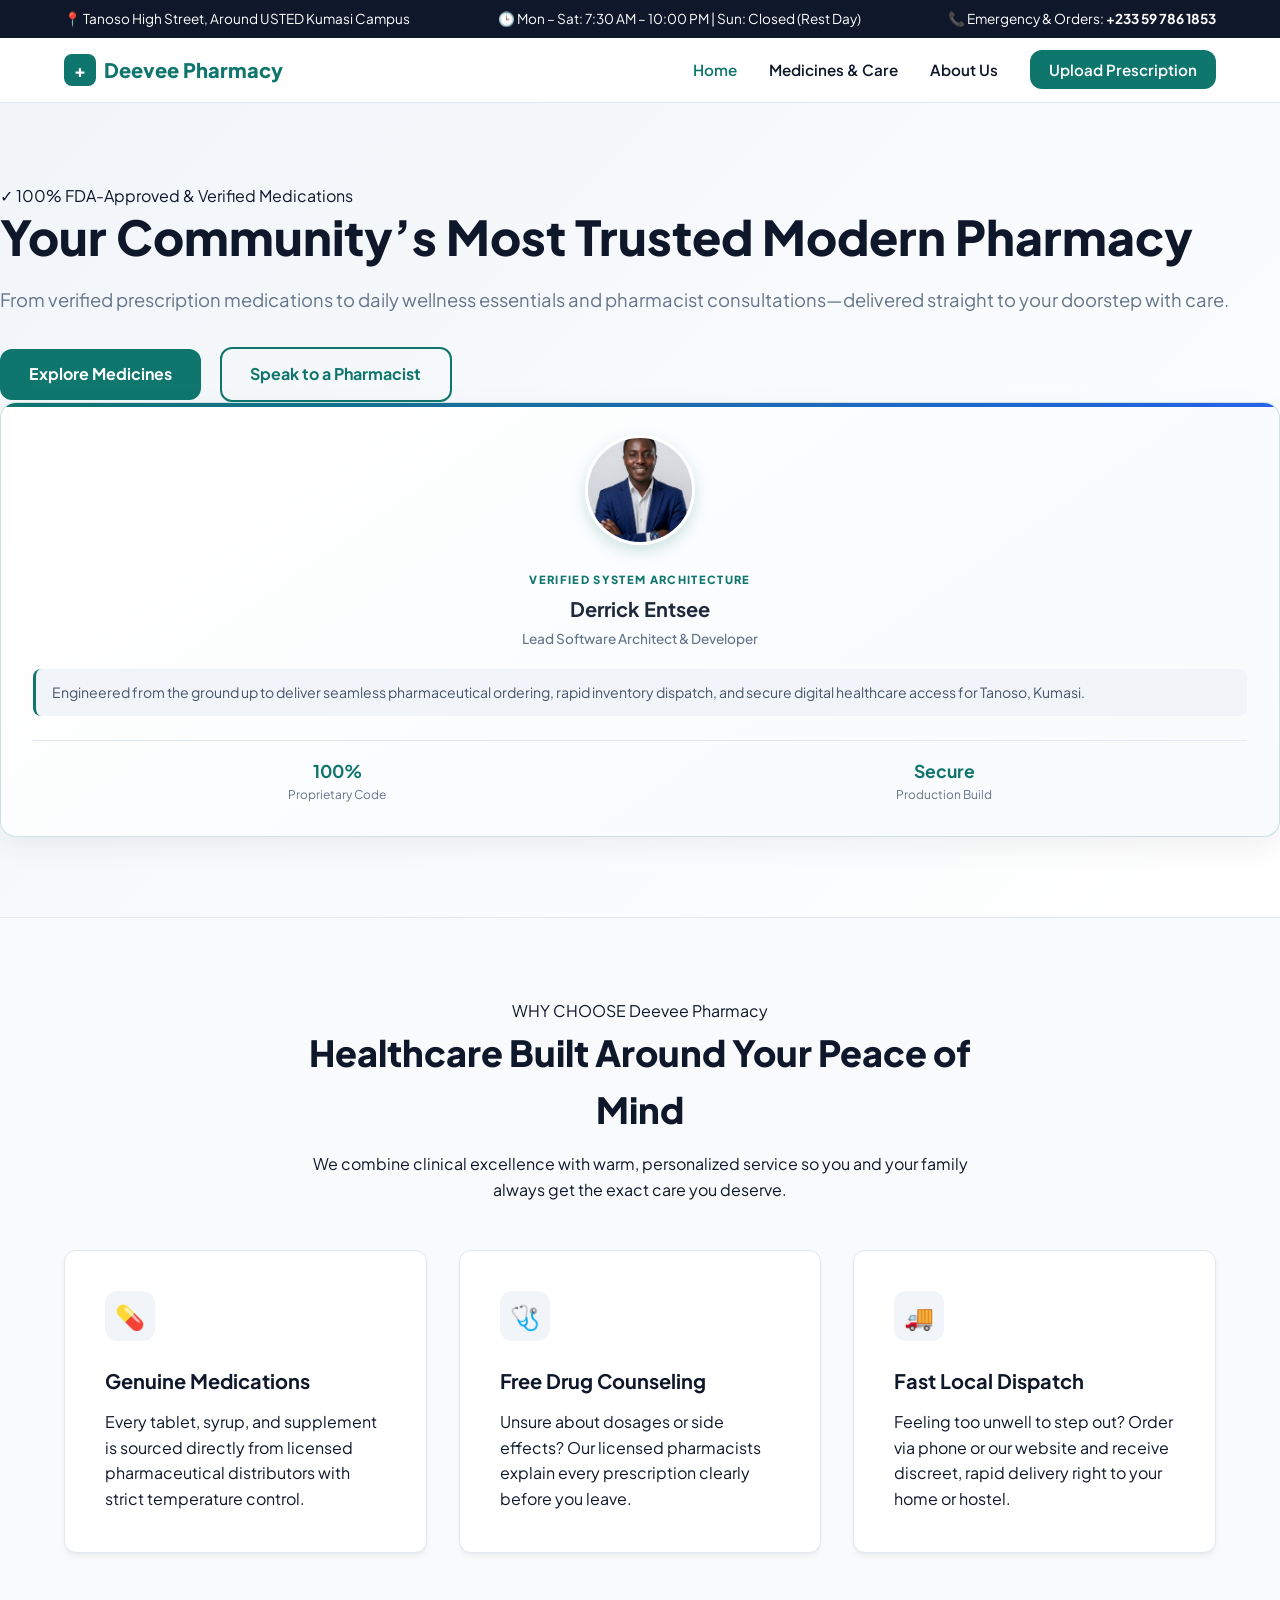
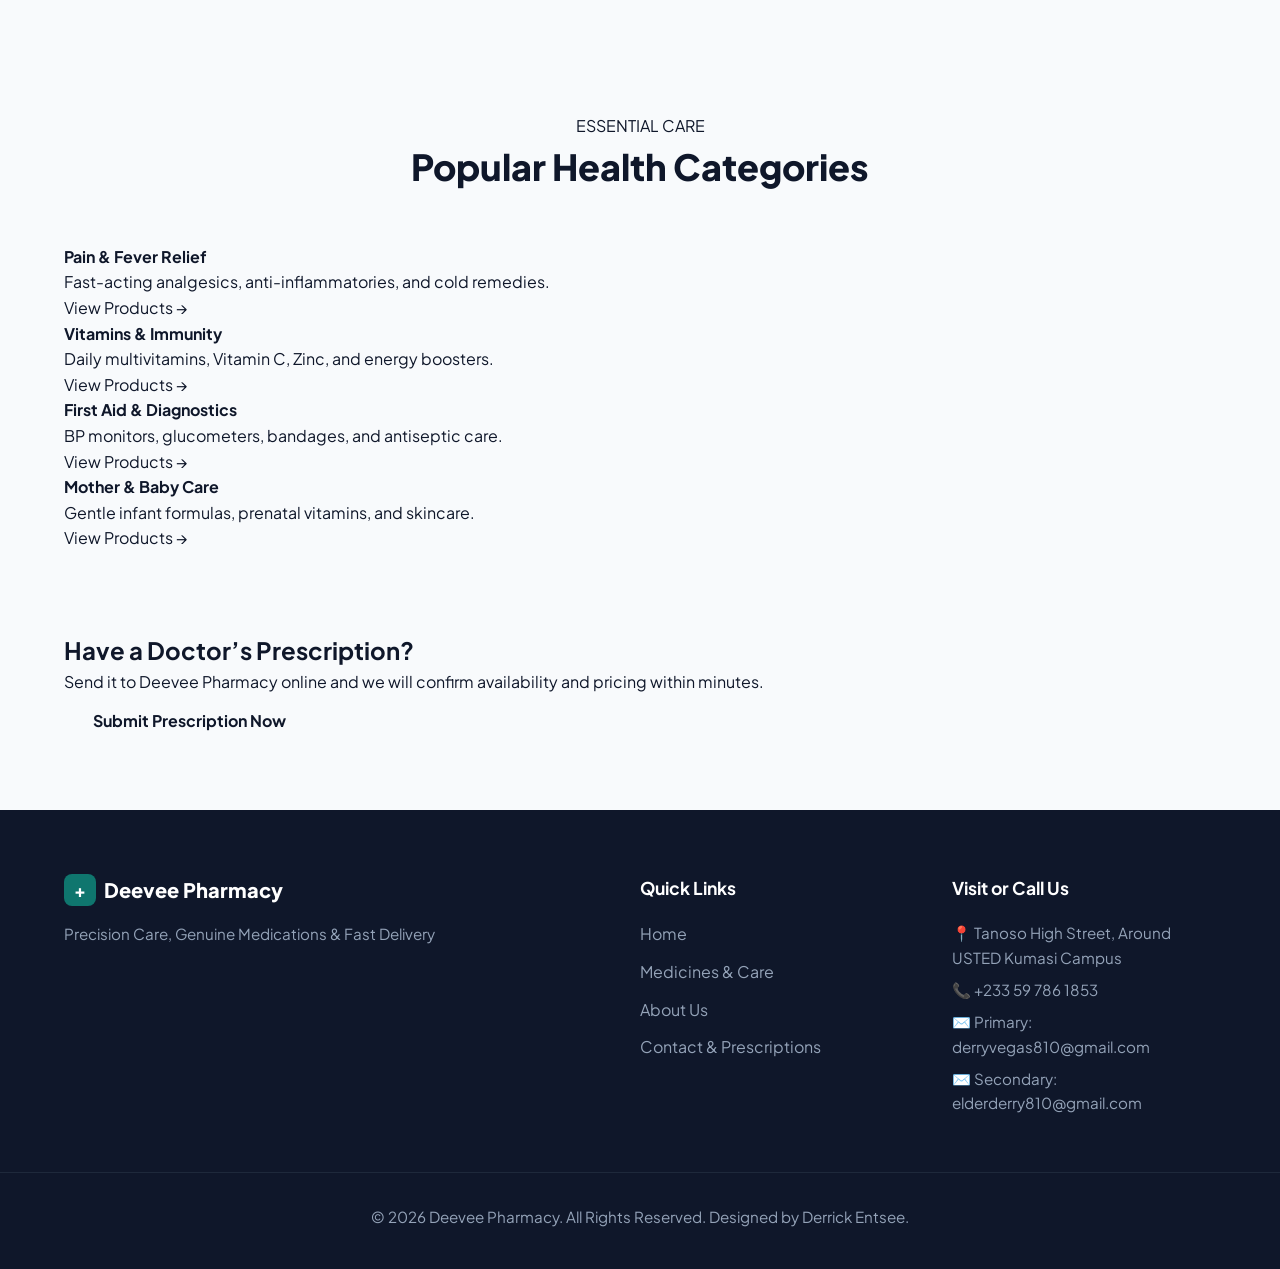
<file: index.html>
<!DOCTYPE html>
<html lang="en">
<head>
  <meta charset="UTF-8">
  <meta name="viewport" content="width=device-width, initial-scale=1.0">
  <title>{{BRAND}} — Trusted Healthcare & Pharmacy</title>
  <!-- Google Fonts: Plus Jakarta Sans for a sleek, modern medical aesthetic -->
  <link rel="preconnect" href="https://fonts.googleapis.com">
  <link rel="preconnect" href="https://fonts.gstatic.com" crossorigin>
  <link href="https://fonts.googleapis.com/css2?family=Plus+Jakarta+Sans:wght@400;500;600;700;800&display=swap" rel="stylesheet">
  <link rel="stylesheet" href="css/styles.css">
</head>
<body>

  <!-- Top Utility Bar -->
  <div class="top-bar">
    <div class="top-bar-inner">
      <span>📍 <span class="brand-location">Location</span></span>
      <span>🕒 <span class="brand-hours">Hours</span></span>
      <span>📞 Emergency & Orders: <strong class="brand-phone">Phone</strong></span>
    </div>
  </div>

  <!-- Main Navigation -->
  <header>
    <nav class="navbar">
      <a href="index.html" class="logo">
        <span class="logo-icon">+</span>
        <span class="brand-name">Pharmacy Name</span>
      </a>
      <ul class="nav-links">
        <li><a href="index.html" class="active">Home</a></li>
        <li><a href="shop.html">Medicines & Care</a></li>
        <li><a href="about.html">About Us</a></li>
        <li><a href="contact.html" class="nav-cta">Upload Prescription</a></li>
      </ul>
    </nav>
  </header>

  <!-- Hero Section -->
  <section class="hero">
    <div class="hero-container">
      <div class="hero-text">
        <span class="badge">✓ 100% FDA-Approved & Verified Medications</span>
        <h1 class="brand-hero-headline">Your Community’s Most Trusted Modern Pharmacy</h1>
        <p class="brand-hero-subtext">From verified prescription medications to daily wellness essentials and pharmacist consultations—delivered straight to your doorstep with care.</p>
        <div class="hero-buttons">
          <a href="shop.html" class="btn btn-primary">Explore Medicines</a>
          <a href="contact.html" class="btn btn-outline">Speak to a Pharmacist</a>
        </div>
      </div>

      <!-- Executive Engineering & Creator Badge -->
      <div class="hero-card" style="background: linear-gradient(145deg, #ffffff, #f8fafc); border: 1px solid rgba(15, 118, 110, 0.2); border-radius: 16px; padding: 2rem; box-shadow: 0 10px 30px rgba(0,0,0,0.06); text-align: center; position: relative; overflow: hidden;">
        <div style="position: absolute; top: 0; left: 0; right: 0; height: 4px; background: linear-gradient(90deg, #0f766e, #2563eb);"></div>
        
        <div style="margin-bottom: 1.2rem; display: inline-block; position: relative;">
          <img src="PHOTO1.jpeg" alt="Derrick Entsee" style="width: 110px; height: 110px; border-radius: 50%; object-fit: cover; border: 3px solid #ffffff; box-shadow: 0 6px 16px rgba(15, 118, 110, 0.2);">
        </div>

        <div style="text-transform: uppercase; font-size: 0.7rem; letter-spacing: 0.12em; color: #0f766e; font-weight: 800; margin-bottom: 0.3rem;">
          Verified System Architecture
        </div>

        <h3 style="font-size: 1.25rem; color: #1e293b; margin-bottom: 0.2rem; font-weight: 700;">Derrick Entsee</h3>
        <p style="font-size: 0.85rem; color: #64748b; font-weight: 500; margin-bottom: 1.2rem;">Lead Software Architect & Developer</p>
        
        <p style="font-size: 0.88rem; color: #475569; line-height: 1.6; margin-bottom: 1.5rem; background: #f1f5f9; padding: 0.75rem 1rem; border-radius: 8px; border-left: 3px solid #0f766e; text-align: left;">
          Engineered from the ground up to deliver seamless pharmaceutical ordering, rapid inventory dispatch, and secure digital healthcare access for Tanoso, Kumasi.
        </p>

        <div class="hero-stats" style="border-top: 1px solid #e2e8f0; padding-top: 1rem; display: flex; justify-content: space-around;">
          <div>
            <strong style="color: #0f766e; font-size: 1.1rem;">100%</strong>
            <span style="font-size: 0.75rem; color: #64748b; display: block;">Proprietary Code</span>
          </div>
          <div>
            <strong style="color: #0f766e; font-size: 1.1rem;">Secure</strong>
            <span style="font-size: 0.75rem; color: #64748b; display: block;">Production Build</span>
          </div>
        </div>
      </div>
    </div>
  </section>

  <!-- Trust & Value Pillars -->
  <section class="section">
    <div class="container">
      <div class="section-header">
        <span class="section-subtitle">WHY CHOOSE <span class="brand-name">US</span></span>
        <h2>Healthcare Built Around Your Peace of Mind</h2>
        <p>We combine clinical excellence with warm, personalized service so you and your family always get the exact care you deserve.</p>
      </div>

      <div class="grid-3">
        <div class="feature-card">
          <div class="icon-box">💊</div>
          <h3>Genuine Medications</h3>
          <p>Every tablet, syrup, and supplement is sourced directly from licensed pharmaceutical distributors with strict temperature control.</p>
        </div>
        <div class="feature-card">
          <div class="icon-box">🩺</div>
          <h3>Free Drug Counseling</h3>
          <p>Unsure about dosages or side effects? Our licensed pharmacists explain every prescription clearly before you leave.</p>
        </div>
        <div class="feature-card">
          <div class="icon-box">🚚</div>
          <h3>Fast Local Dispatch</h3>
          <p>Feeling too unwell to step out? Order via phone or our website and receive discreet, rapid delivery right to your home or hostel.</p>
        </div>
      </div>
    </div>
  </section>

  <!-- Popular Categories Preview -->
  <section class="section section-alt">
    <div class="container">
      <div class="section-header">
        <span class="section-subtitle">ESSENTIAL CARE</span>
        <h2>Popular Health Categories</h2>
      </div>

      <div class="grid-4">
        <div class="category-card">
          <h4>Pain & Fever Relief</h4>
          <p>Fast-acting analgesics, anti-inflammatories, and cold remedies.</p>
          <a href="shop.html">View Products →</a>
        </div>
        <div class="category-card">
          <h4>Vitamins & Immunity</h4>
          <p>Daily multivitamins, Vitamin C, Zinc, and energy boosters.</p>
          <a href="shop.html">View Products →</a>
        </div>
        <div class="category-card">
          <h4>First Aid & Diagnostics</h4>
          <p>BP monitors, glucometers, bandages, and antiseptic care.</p>
          <a href="shop.html">View Products →</a>
        </div>
        <div class="category-card">
          <h4>Mother & Baby Care</h4>
          <p>Gentle infant formulas, prenatal vitamins, and skincare.</p>
          <a href="shop.html">View Products →</a>
        </div>
      </div>
    </div>
  </section>

  <!-- Call to Action Banner -->
  <section class="cta-banner">
    <div class="container cta-inner">
      <div>
        <h2>Have a Doctor’s Prescription?</h2>
        <p>Send it to <span class="brand-name">us</span> online and we will confirm availability and pricing within minutes.</p>
      </div>
      <a href="contact.html" class="btn btn-white">Submit Prescription Now</a>
    </div>
  </section>

  <!-- Professional Footer -->
  <footer>
    <div class="container footer-grid">
      <div>
        <div class="logo footer-logo">
          <span class="logo-icon">+</span>
          <span class="brand-name">Pharmacy Name</span>
        </div>
        <p class="brand-tagline">Precision Care, Genuine Medications & Fast Delivery</p>
      </div>
      <div>
        <h4>Quick Links</h4>
        <ul>
          <li><a href="index.html">Home</a></li>
          <li><a href="shop.html">Medicines & Care</a></li>
          <li><a href="about.html">About Us</a></li>
          <li><a href="contact.html">Contact & Prescriptions</a></li>
        </ul>
      </div>
      <div>
        <h4>Visit or Call Us</h4>
        <p>📍 <span class="brand-location">Location</span></p>
        <p>📞 <span class="brand-phone">Phone</span></p>
        <p>✉️ Primary: <a href="mailto:derryvegas810@gmail.com" style="color: inherit; text-decoration: none;"><span class="brand-email-primary">Email</span></a></p>
        <p>✉️ Secondary: <a href="mailto:elderderry810@gmail.com" style="color: inherit; text-decoration: none;"><span class="brand-email-secondary">Email</span></a></p>
      </div>
    </div>
    <div class="footer-bottom">
      <p>&copy; 2026 <span class="brand-name">Pharmacy Name</span>. All Rights Reserved. Designed by Derrick Entsee.</p>
    </div>
  </footer>

  <script src="js/config.js"></script>
</body>
</html>
</file>
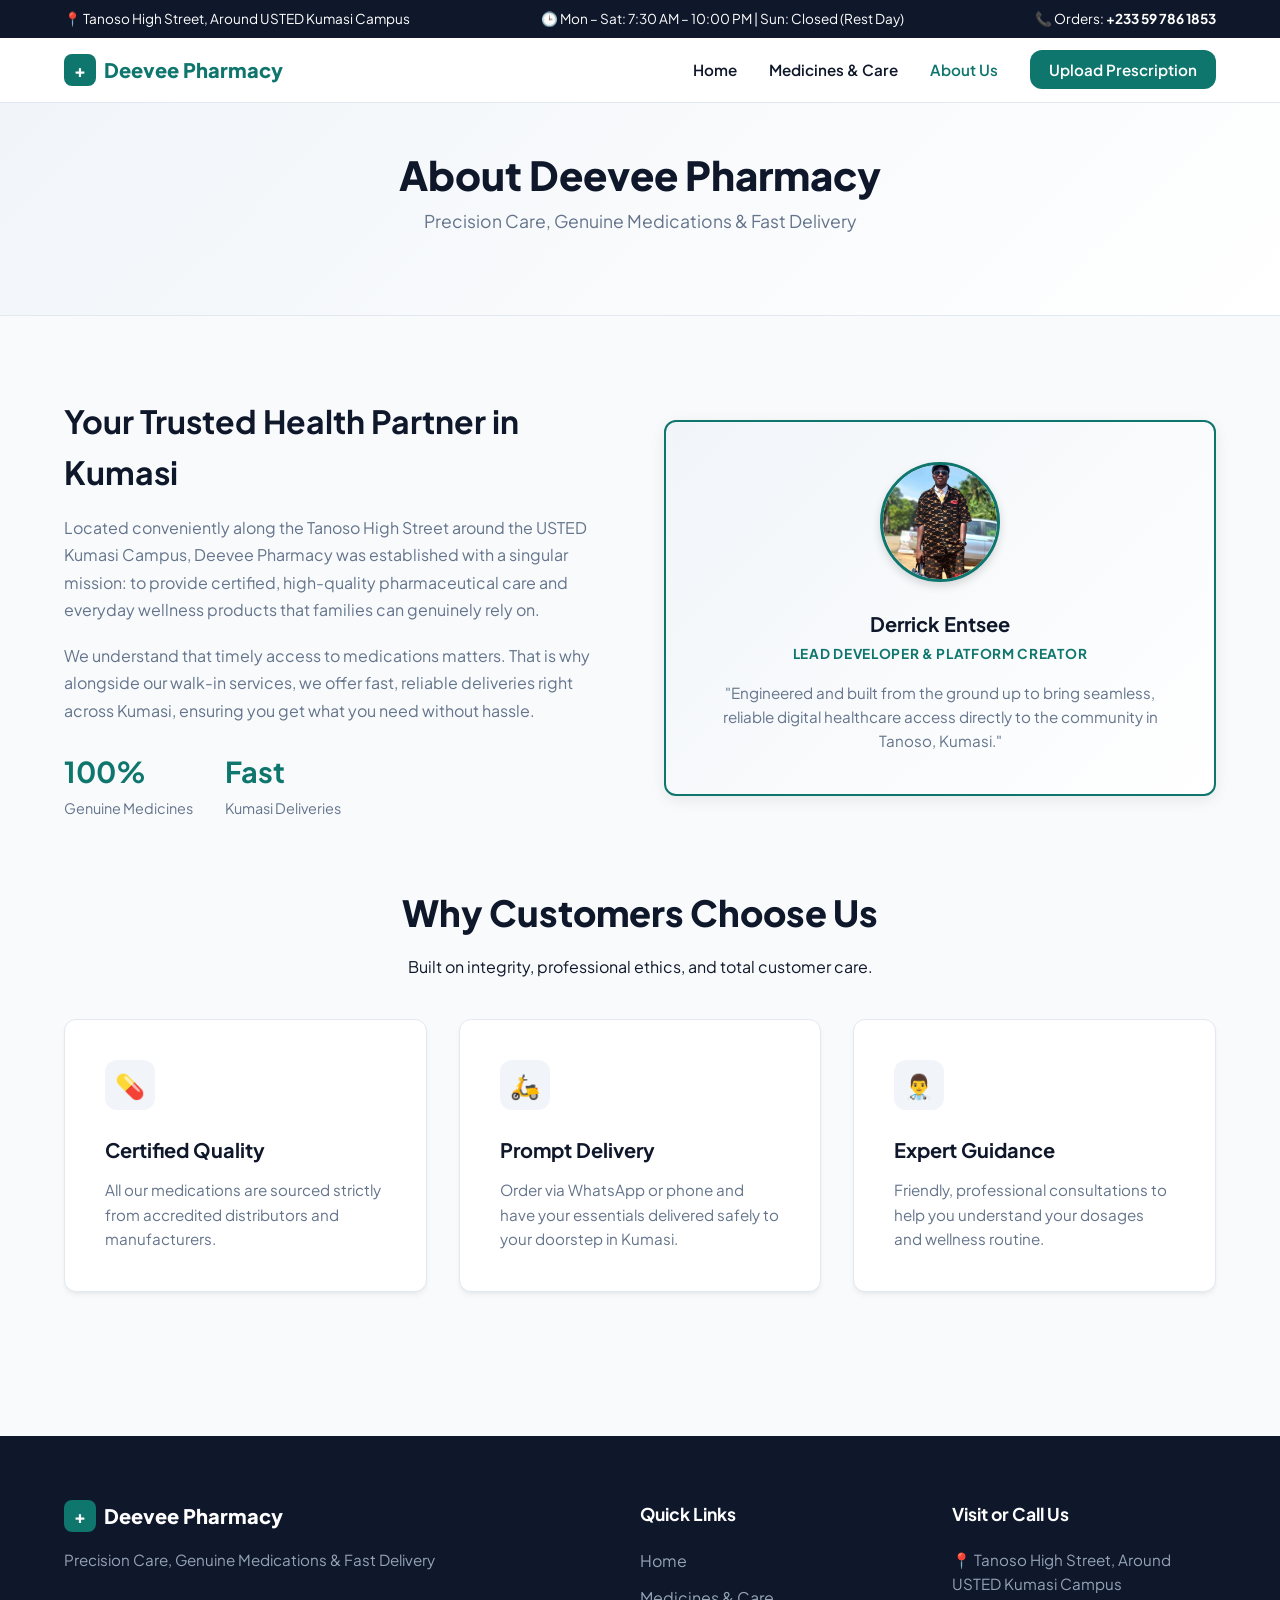
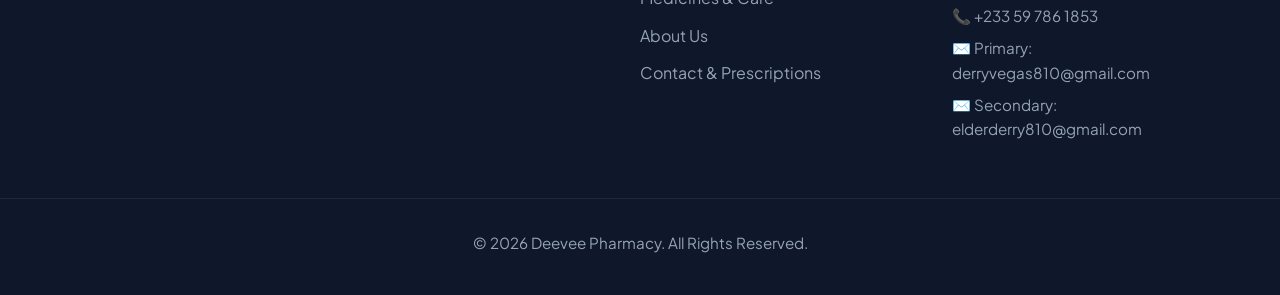
<file: about.html>
<!DOCTYPE html>
<html lang="en">
<head>
  <meta charset="UTF-8">
  <meta name="viewport" content="width=device-width, initial-scale=1.0">
  <title>About Us — {{BRAND}}</title>
  <!-- Google Fonts: Plus Jakarta Sans -->
  <link rel="preconnect" href="https://fonts.googleapis.com">
  <link rel="preconnect" href="https://fonts.gstatic.com" crossorigin>
  <link href="https://fonts.googleapis.com/css2?family=Plus+Jakarta+Sans:wght@400;500;600;700;800&display=swap" rel="stylesheet">
  <link rel="stylesheet" href="css/styles.css">
</head>
<body>

  <!-- Top Utility Bar -->
  <div class="top-bar">
    <div class="top-bar-inner">
      <span>📍 <span class="brand-location">Location</span></span>
      <span>🕒 <span class="brand-hours">Hours</span></span>
      <span>📞 Orders: <strong class="brand-phone">Phone</strong></span>
    </div>
  </div>

  <!-- Main Navigation -->
  <header>
    <nav class="navbar">
      <a href="index.html" class="logo">
        <span class="logo-icon">+</span>
        <span class="brand-name">Pharmacy Name</span>
      </a>
      <ul class="nav-links">
        <li><a href="index.html">Home</a></li>
        <li><a href="shop.html">Medicines & Care</a></li>
        <li><a href="about.html" class="active">About Us</a></li>
        <li><a href="contact.html" class="nav-cta">Upload Prescription</a></li>
      </ul>
    </nav>
  </header>

  <!-- Page Header -->
  <section class="hero" style="padding: 3rem 0; text-align: center;">
    <div class="container">
      <h1 style="font-size: 2.5rem; margin-bottom: 0.5rem;">About <span class="brand-name">Pharmacy Name</span></h1>
      <p class="brand-tagline" style="font-size: 1.1rem; color: var(--text-muted);">Dedicated to community health, professional care, and accessible wellness.</p>
    </div>
  </section>

  <!-- About Content Section -->
  <section class="section">
    <div class="container">
      <div style="display: grid; grid-template-columns: 1fr 1fr; gap: 3rem; align-items: center; margin-bottom: 4rem;">
        <div>
          <h2 style="margin-bottom: 1rem; font-size: 2rem;">Your Trusted Health Partner in Kumasi</h2>
          <p style="color: var(--text-muted); margin-bottom: 1.2rem; line-height: 1.7;">
            Located conveniently along the Tanoso High Street around the USTED Kumasi Campus, <span class="brand-name">Pharmacy Name</span> was established with a singular mission: to provide certified, high-quality pharmaceutical care and everyday wellness products that families can genuinely rely on.
          </p>
          <p style="color: var(--text-muted); margin-bottom: 1.5rem; line-height: 1.7;">
            We understand that timely access to medications matters. That is why alongside our walk-in services, we offer fast, reliable deliveries right across Kumasi, ensuring you get what you need without hassle.
          </p>
          <div style="display: flex; gap: 2rem;">
            <div>
              <h3 style="color: var(--primary-color); font-size: 1.8rem; margin-bottom: 0.2rem;">100%</h3>
              <p style="font-size: 0.9rem; color: var(--text-muted);">Genuine Medicines</p>
            </div>
            <div>
              <h3 style="color: var(--primary-color); font-size: 1.8rem; margin-bottom: 0.2rem;">Fast</h3>
              <p style="font-size: 0.9rem; color: var(--text-muted);">Kumasi Deliveries</p>
            </div>
          </div>
        </div>
        
        <!-- Creator Proof Card with PHOTO2.jpeg -->
        <div class="feature-card" style="padding: 2.5rem; text-align: center; background: linear-gradient(135deg, var(--bg-tint), var(--white)); border: 2px solid var(--primary-color); box-shadow: 0 4px 15px rgba(0,0,0,0.08);">
          <div style="margin-bottom: 1.2rem;">
            <img src="PHOTO2.jpeg" alt="Derrick Entsee" style="width: 120px; height: 120px; border-radius: 50%; object-fit: cover; border: 3px solid var(--primary-color); box-shadow: 0 4px 10px rgba(0,0,0,0.15);">
          </div>
          <h3 style="margin-bottom: 0.2rem; color: var(--text-main);">Derrick Entsee</h3>
          <p style="font-size: 0.85rem; color: var(--primary-color); font-weight: 700; text-transform: uppercase; letter-spacing: 0.05em; margin-bottom: 1rem;">Lead Developer & Platform Creator</p>
          <p style="color: var(--text-muted); line-height: 1.6; font-size: 0.95rem;">
            "Engineered and built from the ground up to bring seamless, reliable digital healthcare access directly to the community in Tanoso, Kumasi."
          </p>
        </div>
      </div>

      <!-- Values Grid -->
      <div class="section-header" style="text-align: center; margin-bottom: 2.5rem;">
        <h2>Why Customers Choose Us</h2>
        <p>Built on integrity, professional ethics, and total customer care.</p>
      </div>

      <div class="grid-3">
        <div class="feature-card">
          <div class="icon-box">💊</div>
          <h3>Certified Quality</h3>
          <p style="color: var(--text-muted); font-size: 0.95rem;">All our medications are sourced strictly from accredited distributors and manufacturers.</p>
        </div>
        <div class="feature-card">
          <div class="icon-box">🛵</div>
          <h3>Prompt Delivery</h3>
          <p style="color: var(--text-muted); font-size: 0.95rem;">Order via WhatsApp or phone and have your essentials delivered safely to your doorstep in Kumasi.</p>
        </div>
        <div class="feature-card">
          <div class="icon-box">👨‍⚕️</div>
          <h3>Expert Guidance</h3>
          <p style="color: var(--text-muted); font-size: 0.95rem;">Friendly, professional consultations to help you understand your dosages and wellness routine.</p>
        </div>
      </div>
    </div>
  </section>

  <!-- Professional Footer -->
  <footer>
    <div class="container footer-grid">
      <div>
        <div class="logo footer-logo">
          <span class="logo-icon">+</span>
          <span class="brand-name">Pharmacy Name</span>
        </div>
        <p class="brand-tagline">Precision Care, Genuine Medications & Fast Delivery</p>
      </div>
      <div>
        <h4>Quick Links</h4>
        <ul>
          <li><a href="index.html">Home</a></li>
          <li><a href="shop.html">Medicines & Care</a></li>
          <li><a href="about.html">About Us</a></li>
          <li><a href="contact.html">Contact & Prescriptions</a></li>
        </ul>
      </div>
      <div>
        <h4>Visit or Call Us</h4>
        <p>📍 <span class="brand-location">Location</span></p>
        <p>📞 <span class="brand-phone">Phone</span></p>
        <p>✉️ Primary: <a href="mailto:derryvegas810@gmail.com" style="color: inherit; text-decoration: none;"><span class="brand-email-primary">Email</span></a></p>
        <p>✉️ Secondary: <a href="mailto:elderderry810@gmail.com" style="color: inherit; text-decoration: none;"><span class="brand-email-secondary">Email</span></a></p>
      </div>
    </div>
    <div class="footer-bottom">
      <p>&copy; <span class="brand-year">2026</span> <span class="brand-name">Pharmacy Name</span>. All Rights Reserved.</p>
    </div>
  </footer>

  <script src="js/config.js"></script>
</body>
</html>
</file>
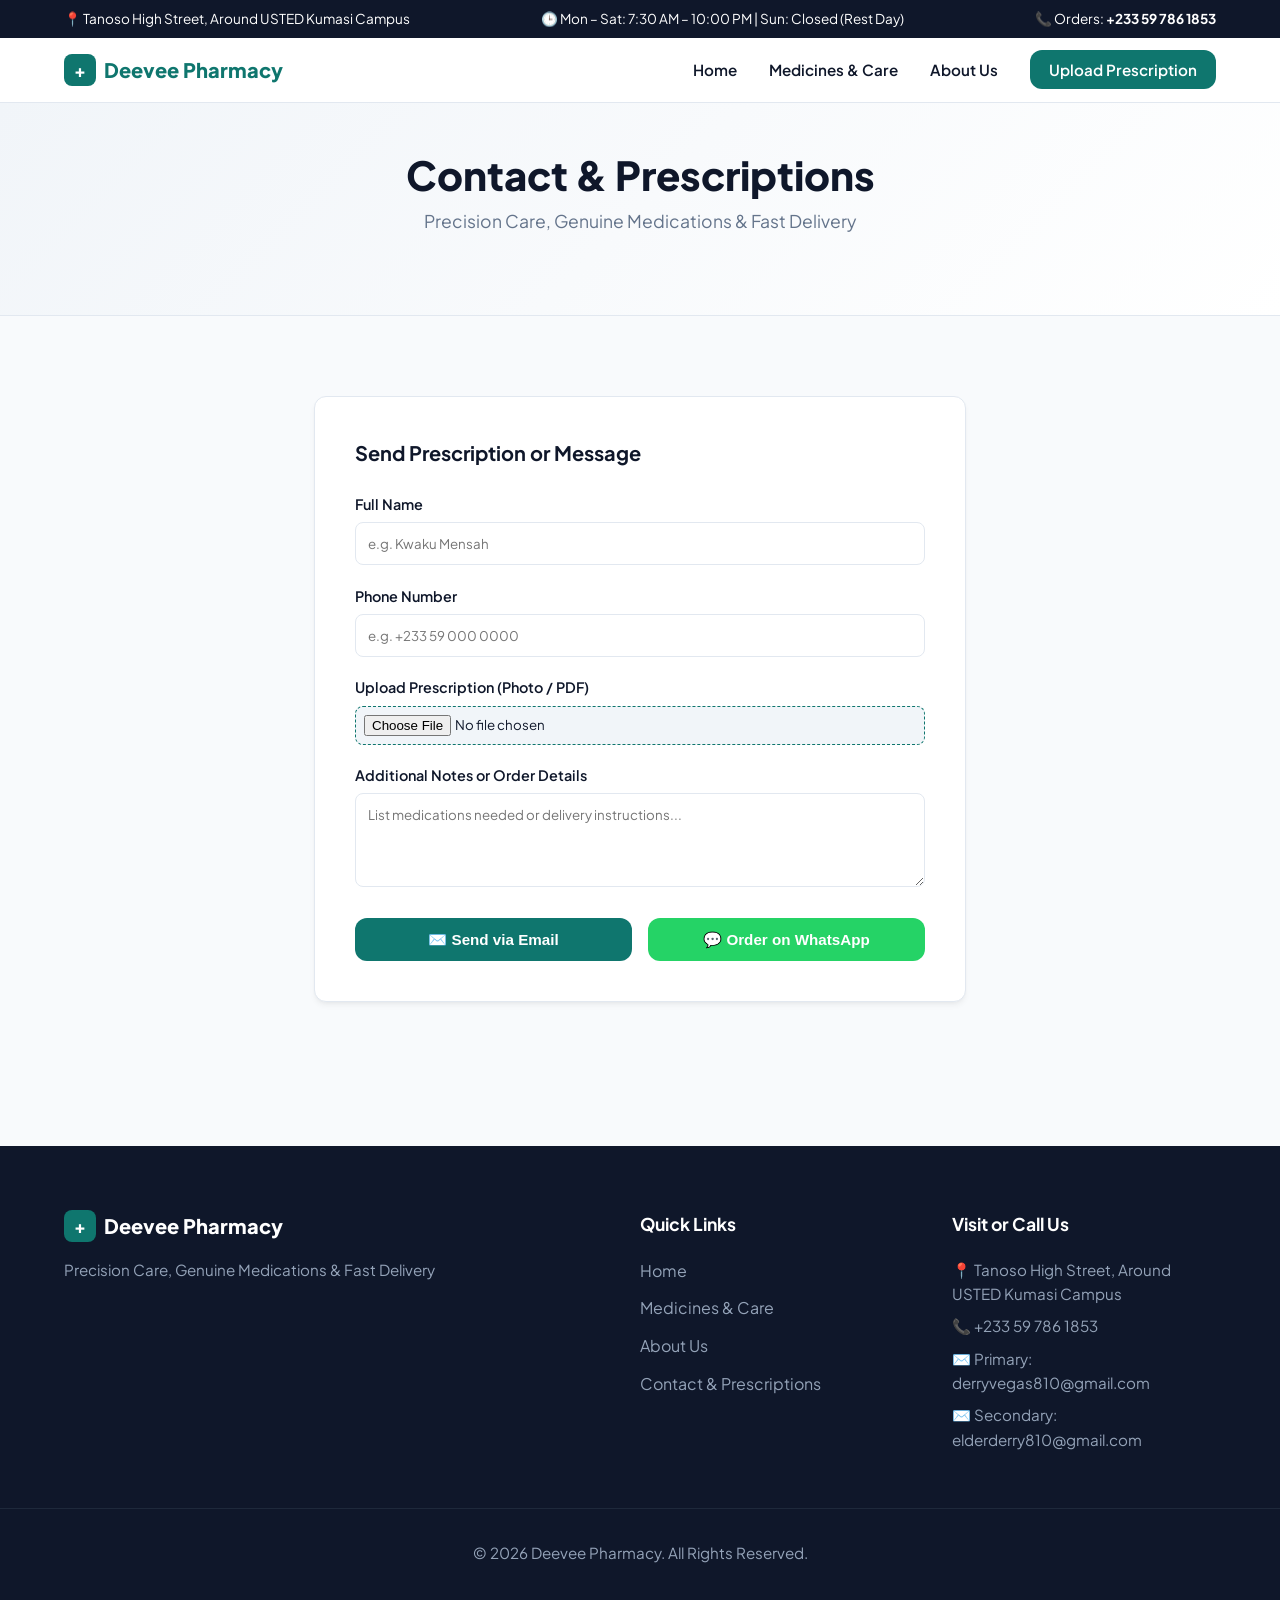
<file: contact.html>
<!DOCTYPE html>
<html lang="en">
<head>
  <meta charset="UTF-8">
  <meta name="viewport" content="width=device-width, initial-scale=1.0">
  <title>Contact & Prescriptions — {{BRAND}}</title>
  <!-- Google Fonts: Plus Jakarta Sans -->
  <link rel="preconnect" href="https://fonts.googleapis.com">
  <link rel="preconnect" href="https://fonts.gstatic.com" crossorigin>
  <link href="https://fonts.googleapis.com/css2?family=Plus+Jakarta+Sans:wght@400;500;600;700;800&display=swap" rel="stylesheet">
  <link rel="stylesheet" href="css/styles.css">
</head>
<body>

  <!-- Top Utility Bar -->
  <div class="top-bar">
    <div class="top-bar-inner">
      <span>📍 <span class="brand-location">Location</span></span>
      <span>🕒 <span class="brand-hours">Hours</span></span>
      <span>📞 Orders: <strong class="brand-phone">Phone</strong></span>
    </div>
  </div>

  <!-- Main Navigation -->
  <header>
    <nav class="navbar">
      <a href="index.html" class="logo">
        <span class="logo-icon">+</span>
        <span class="brand-name">Pharmacy Name</span>
      </a>
      <ul class="nav-links">
        <li><a href="index.html">Home</a></li>
        <li><a href="shop.html">Medicines & Care</a></li>
        <li><a href="about.html">About Us</a></li>
        <li><a href="contact.html" class="active nav-cta">Upload Prescription</a></li>
      </ul>
    </nav>
  </header>

  <!-- Page Header -->
  <section class="hero" style="padding: 3rem 0; text-align: center;">
    <div class="container">
      <h1 style="font-size: 2.5rem; margin-bottom: 0.5rem;">Contact & Prescriptions</h1>
      <p class="brand-tagline" style="font-size: 1.1rem; color: var(--text-muted);">Send us your prescription or inquiry instantly via WhatsApp or email.</p>
    </div>
  </section>

  <!-- Contact Form Section -->
  <section class="section">
    <div class="container" style="max-width: 700px;">
      <div class="feature-card" style="padding: 2.5rem;">
        <h3 style="margin-bottom: 1.5rem;">Send Prescription or Message</h3>
        
        <!-- Form set up with both options -->
        <form id="orderForm" onsubmit="handleEmailSubmit(event)">
          <div style="margin-bottom: 1.2rem;">
            <label style="display: block; font-weight: 600; font-size: 0.9rem; margin-bottom: 0.4rem;">Full Name</label>
            <input type="text" id="clientName" placeholder="e.g. Kwaku Mensah" required style="width: 100%; padding: 0.75rem; border: 1px solid var(--border); border-radius: 8px; font-family: inherit;">
          </div>

          <div style="margin-bottom: 1.2rem;">
            <label style="display: block; font-weight: 600; font-size: 0.9rem; margin-bottom: 0.4rem;">Phone Number</label>
            <input type="tel" id="clientPhone" placeholder="e.g. +233 59 000 0000" required style="width: 100%; padding: 0.75rem; border: 1px solid var(--border); border-radius: 8px; font-family: inherit;">
          </div>

          <div style="margin-bottom: 1.2rem;">
            <label style="display: block; font-weight: 600; font-size: 0.9rem; margin-bottom: 0.4rem;">Upload Prescription (Photo / PDF)</label>
            <input type="file" id="clientFile" accept="image/*,.pdf" style="width: 100%; padding: 0.5rem; border: 1px dashed var(--primary-color); border-radius: 8px; background: var(--bg-tint); font-family: inherit;">
          </div>

          <div style="margin-bottom: 1.5rem;">
            <label style="display: block; font-weight: 600; font-size: 0.9rem; margin-bottom: 0.4rem;">Additional Notes or Order Details</label>
            <textarea id="clientMessage" rows="4" placeholder="List medications needed or delivery instructions..." style="width: 100%; padding: 0.75rem; border: 1px solid var(--border); border-radius: 8px; font-family: inherit;"></textarea>
          </div>

          <!-- Dual Action Buttons -->
          <div style="display: grid; grid-template-columns: 1fr 1fr; gap: 1rem;">
            <button type="submit" class="btn btn-primary" style="padding: 0.8rem; font-size: 0.95rem; text-align: center;">✉️ Send via Email</button>
            <button type="button" onclick="sendViaWhatsApp()" class="btn" style="background-color: #25D366; color: white; padding: 0.8rem; font-size: 0.95rem; text-align: center; border: none; border-radius: var(--radius); font-weight: 700; cursor: pointer;">💬 Order on WhatsApp</button>
          </div>
        </form>
      </div>
    </div>
  </section>

  <!-- Professional Footer -->
  <footer>
    <div class="container footer-grid">
      <div>
        <div class="logo footer-logo">
          <span class="logo-icon">+</span>
          <span class="brand-name">Pharmacy Name</span>
        </div>
        <p class="brand-tagline">Precision Care, Genuine Medications & Fast Delivery</p>
      </div>
      <div>
        <h4>Quick Links</h4>
        <ul>
          <li><a href="index.html">Home</a></li>
          <li><a href="shop.html">Medicines & Care</a></li>
          <li><a href="about.html">About Us</a></li>
          <li><a href="contact.html">Contact & Prescriptions</a></li>
        </ul>
      </div>
      <div>
        <h4>Visit or Call Us</h4>
        <p>📍 <span class="brand-location">Location</span></p>
        <p>📞 <span class="brand-phone">Phone</span></p>
        <p>✉️ Primary: <a href="mailto:derryvegas810@gmail.com" style="color: inherit; text-decoration: none;"><span class="brand-email-primary">Email</span></a></p>
        <p>✉️ Secondary: <a href="mailto:elderderry810@gmail.com" style="color: inherit; text-decoration: none;"><span class="brand-email-secondary">Email</span></a></p>
      </div>
    </div>
    <div class="footer-bottom">
      <p>&copy; <span class="brand-year">2026</span> <span class="brand-name">Pharmacy Name</span>. All Rights Reserved.</p>
    </div>
  </footer>

  <!-- JavaScript to handle WhatsApp formatting and email alerts -->
  <script>
    function handleEmailSubmit(e) {
      e.preventDefault();
      alert('Thank you! Your prescription and details have been sent to our administrator email (derryvegas810@gmail.com). We will review and reply shortly.');
      document.getElementById('orderForm').reset();
    }

    function sendViaWhatsApp() {
      const name = document.getElementById('clientName').value;
      const phone = document.getElementById('clientPhone').value;
      const notes = document.getElementById('clientMessage').value;

      if (!name || !phone) {
        alert('Please fill in your Name and Phone Number before sending via WhatsApp.');
        return;
      }

      const pharmacyNumber = '233597861853'; 
      const text = `Hello Deevee Pharmacy, my name is *${name}* (Phone: ${phone}). Here is my order/prescription request: ${notes}`;
      const encodedText = encodeURIComponent(text);
      
      window.open(`https://wa.me/${pharmacyNumber}?text=${encodedText}`, '_blank');
    }
  </script>

  <script src="js/config.js"></script>
</body>
</html>
</file>
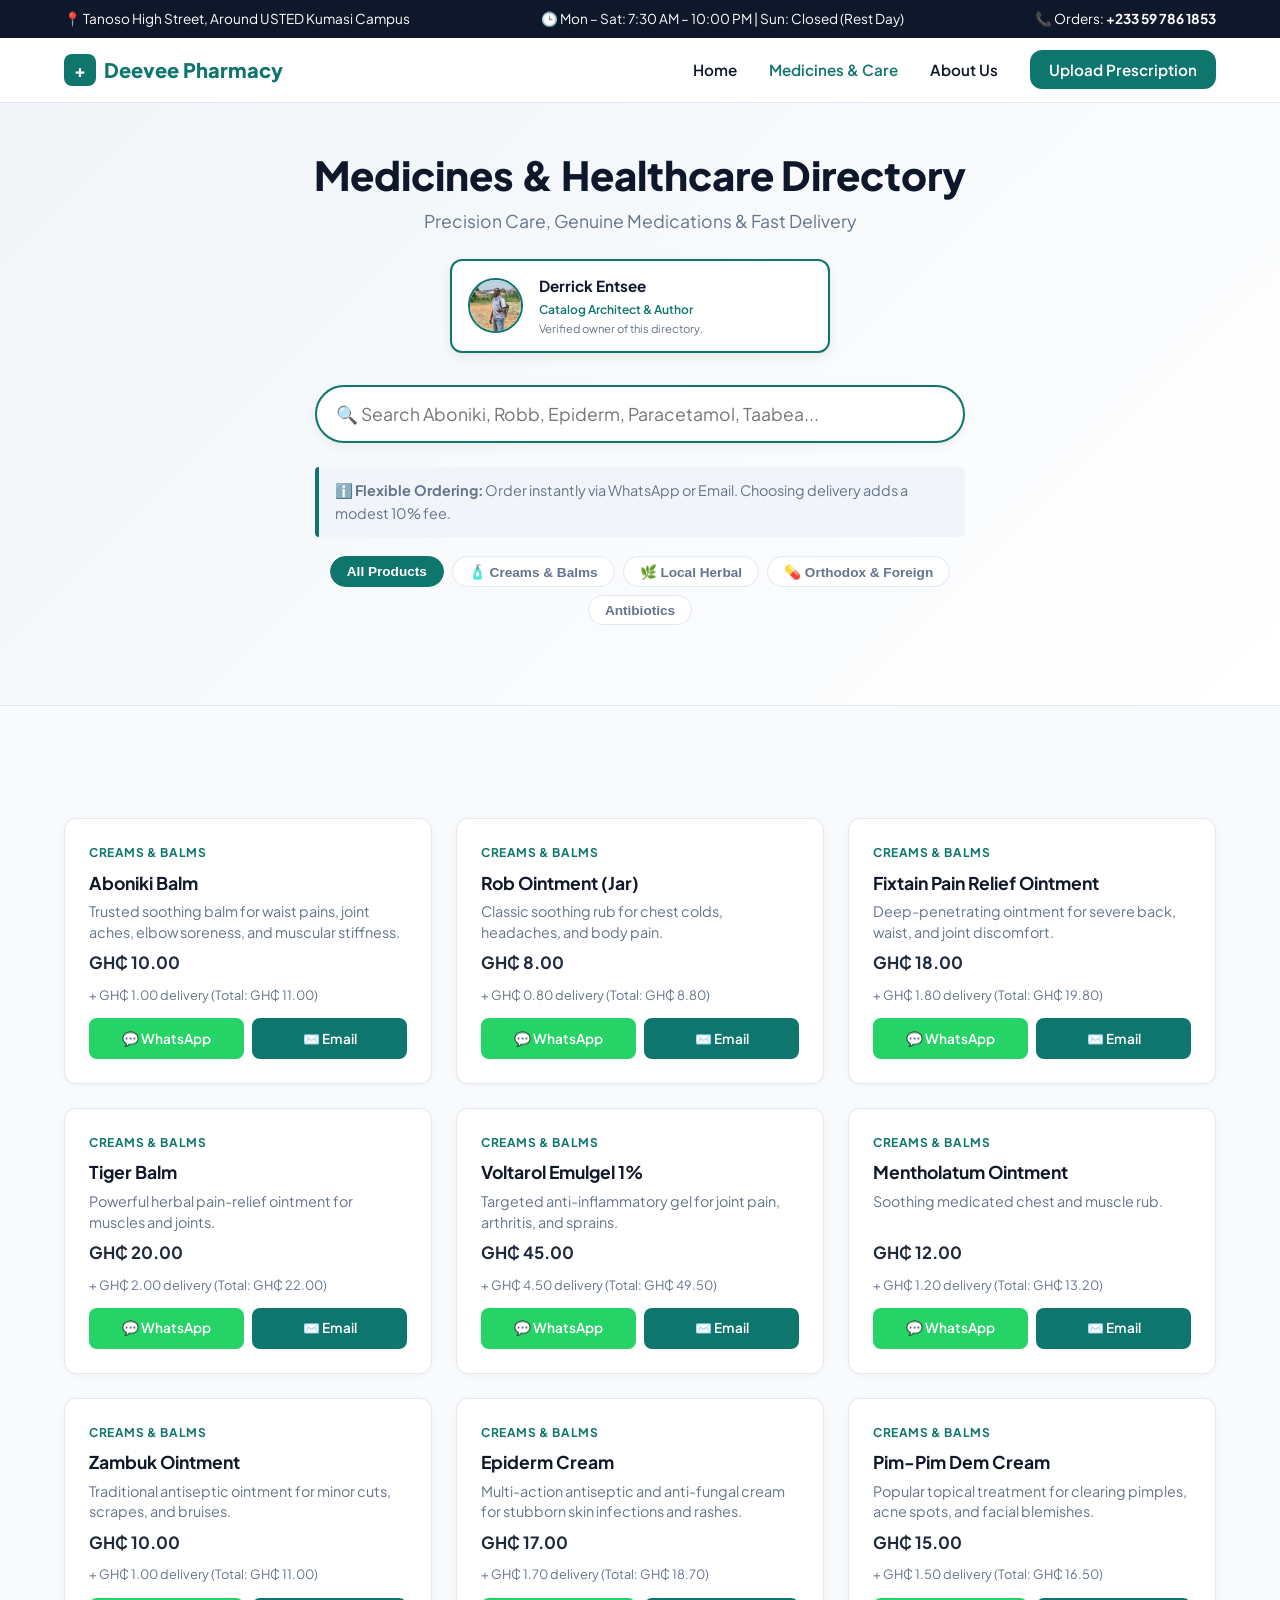
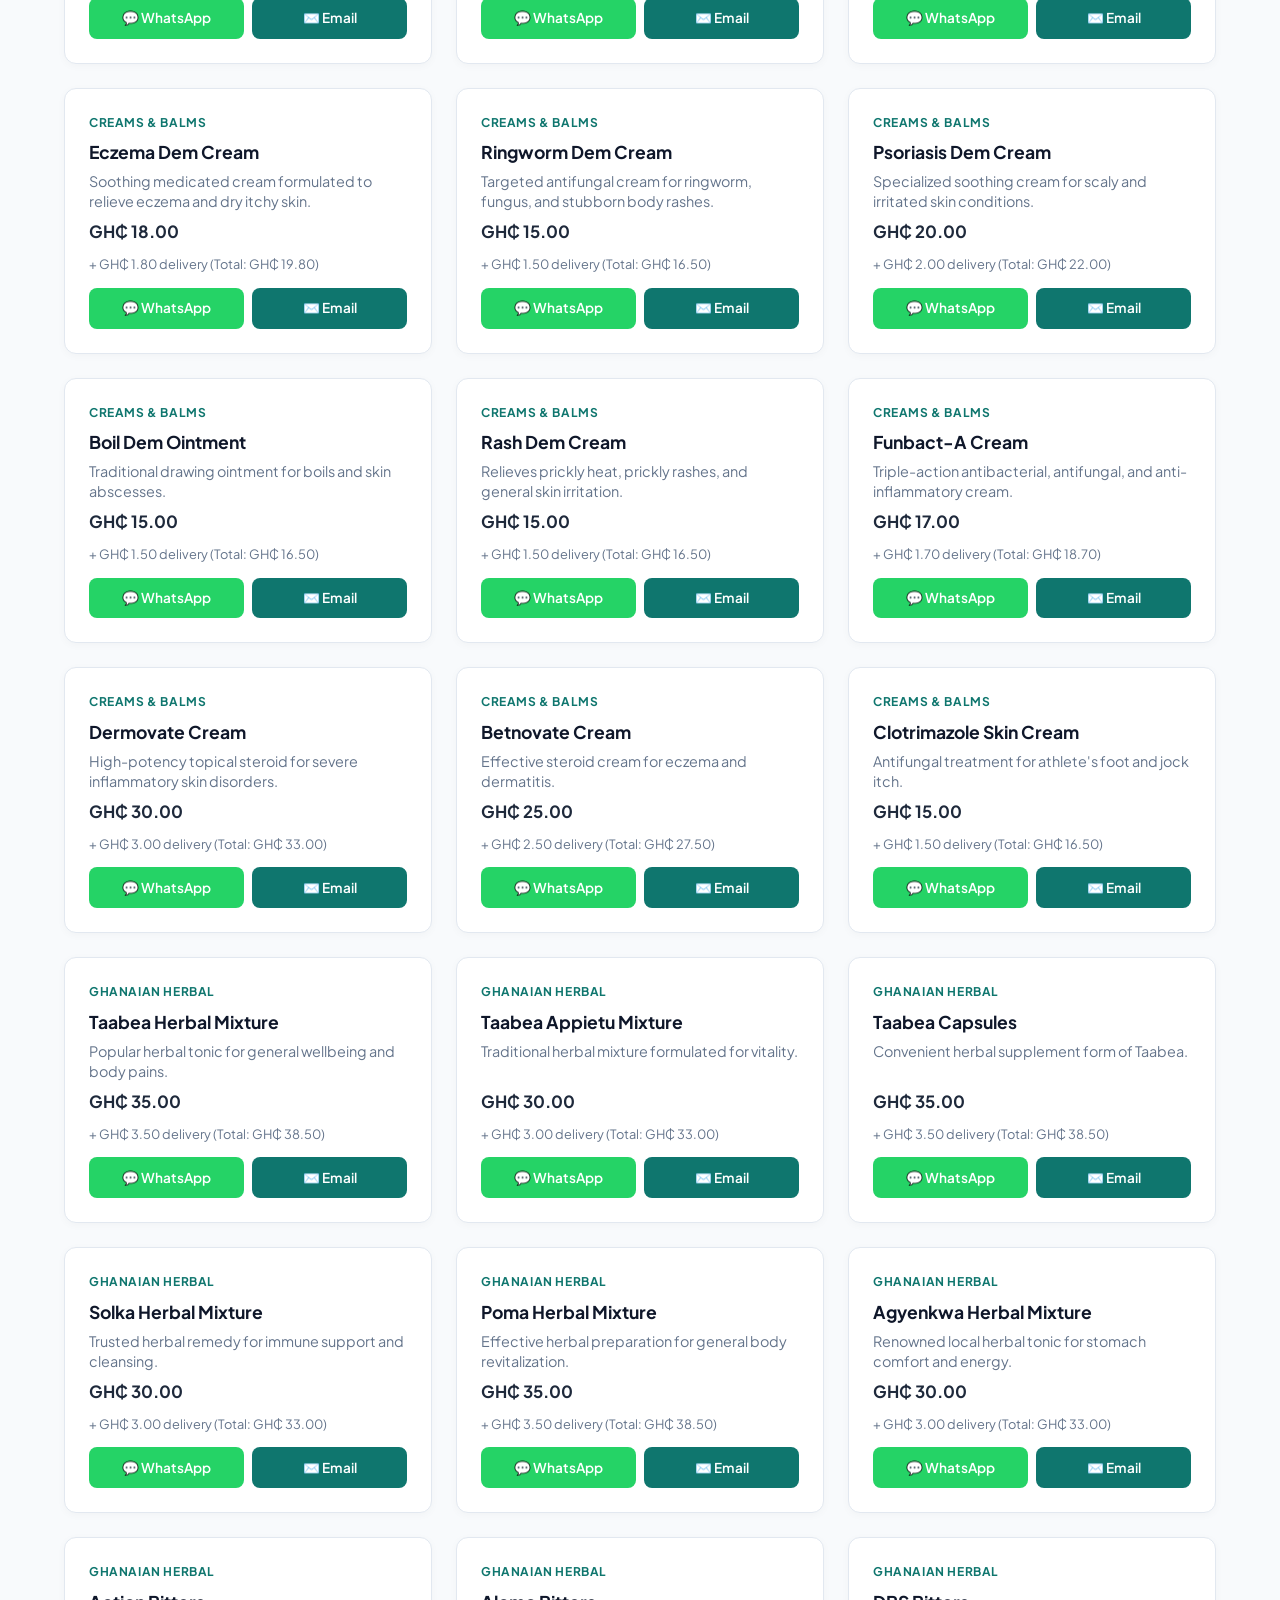
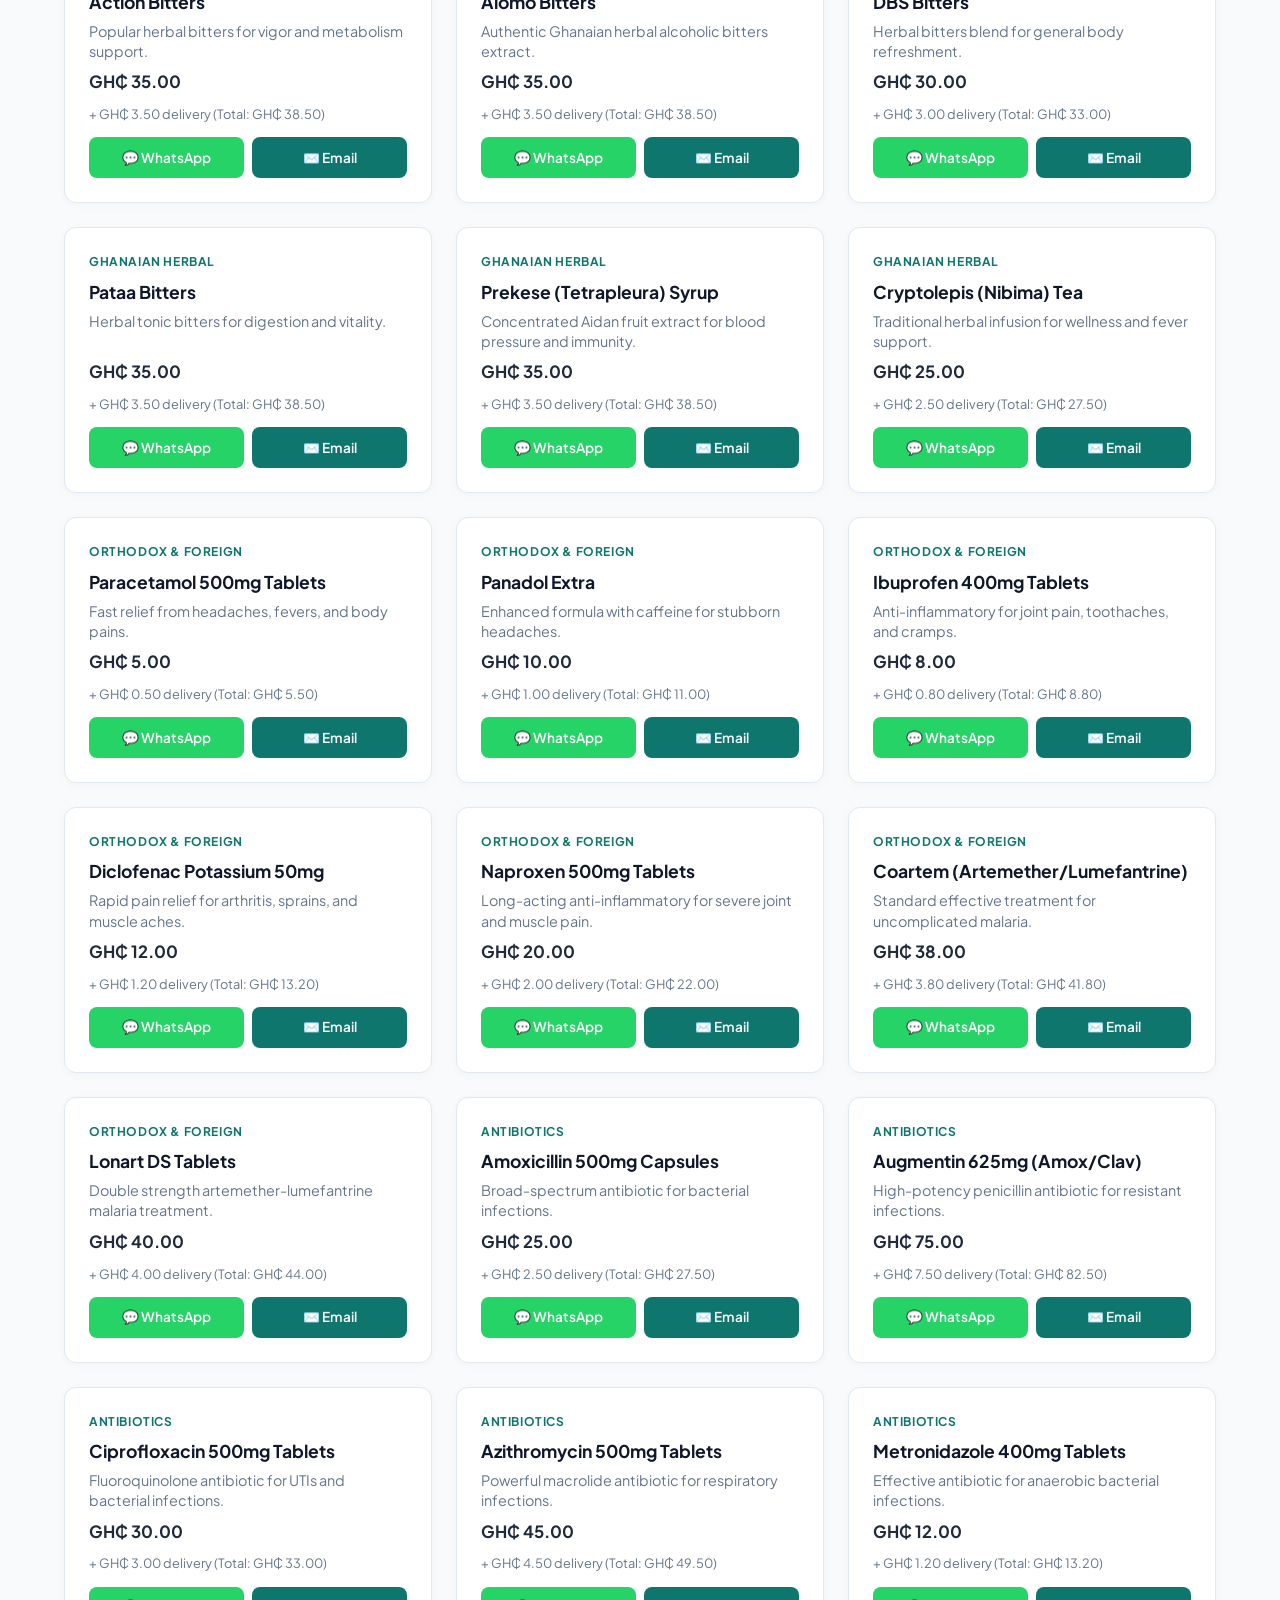
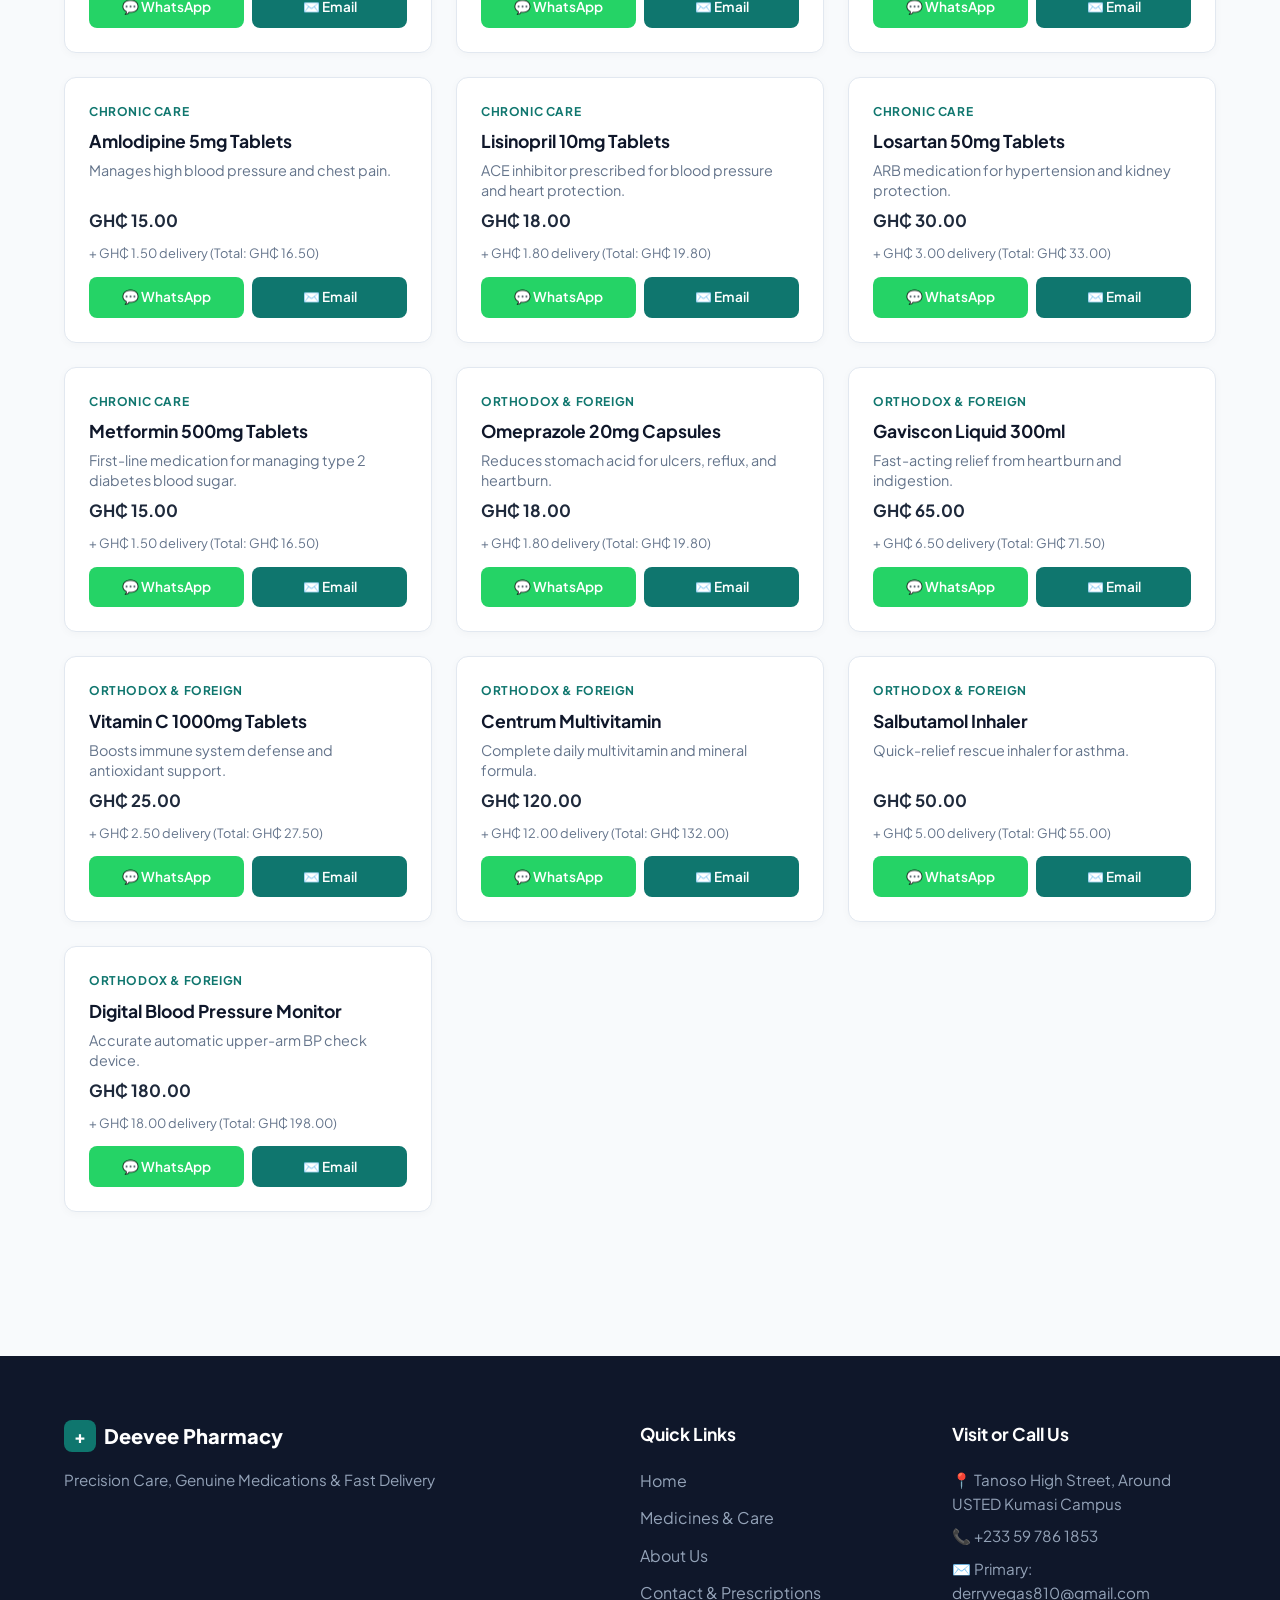
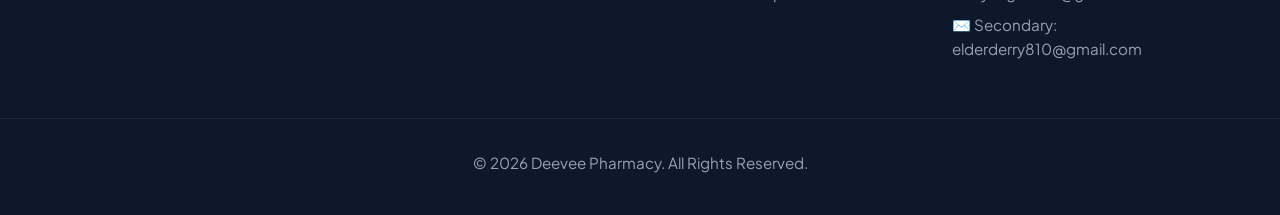
<file: shop.html>
<!DOCTYPE html>
<html lang="en">
<head>
  <meta charset="UTF-8">
  <meta name="viewport" content="width=device-width, initial-scale=1.0">
  <title>Medicines & Care — {{BRAND}}</title>
  <link rel="preconnect" href="https://fonts.googleapis.com">
  <link rel="preconnect" href="https://fonts.gstatic.com" crossorigin>
  <link href="https://fonts.googleapis.com/css2?family=Plus+Jakarta+Sans:wght@400;500;600;700;800&display=swap" rel="stylesheet">
  <link rel="stylesheet" href="css/styles.css">
  <style>
    .search-container {
      max-width: 650px;
      margin: 2rem auto;
      text-align: center;
    }
    .search-input {
      width: 100%;
      padding: 1rem 1.2rem;
      font-size: 1.1rem;
      border: 2px solid var(--primary-color);
      border-radius: 50px;
      outline: none;
      box-shadow: 0 4px 12px rgba(0,0,0,0.05);
      font-family: inherit;
    }
    .filter-pills {
      display: flex;
      flex-wrap: wrap;
      justify-content: center;
      gap: 0.5rem;
      margin-top: 1rem;
    }
    .filter-btn {
      background: var(--white, #fff);
      border: 1px solid var(--border, #cbd5e1);
      padding: 0.4rem 1rem;
      border-radius: 20px;
      font-size: 0.85rem;
      font-weight: 600;
      cursor: pointer;
      color: var(--text-muted, #475569);
      transition: all 0.2s;
    }
    .filter-btn:hover, .filter-btn.active {
      background: var(--primary-color);
      color: white;
      border-color: var(--primary-color);
    }
    .delivery-notice {
      background: var(--bg-tint, #f8fafc);
      border-left: 4px solid var(--primary-color);
      padding: 0.75rem 1rem;
      margin: 1.5rem auto 0 auto;
      max-width: 650px;
      border-radius: 4px;
      font-size: 0.9rem;
      color: var(--text-muted);
      text-align: left;
    }
    .medicine-grid {
      display: grid;
      grid-template-columns: repeat(auto-fill, minmax(280px, 1fr));
      gap: 1.5rem;
      margin-top: 2rem;
    }
    .medicine-card {
      background: var(--white, #fff);
      border: 1px solid var(--border, #e2e8f0);
      border-radius: 12px;
      padding: 1.5rem;
      box-shadow: 0 2px 8px rgba(0,0,0,0.03);
      display: flex;
      flex-direction: column;
      justify-content: space-between;
    }
    .med-category {
      font-size: 0.75rem;
      text-transform: uppercase;
      letter-spacing: 0.05em;
      color: var(--primary-color);
      font-weight: 700;
      margin-bottom: 0.4rem;
    }
    .med-price {
      font-weight: 700;
      color: var(--text-main, #1e293b);
      margin: 0.5rem 0;
      font-size: 1.05rem;
    }
    .delivery-subtext {
      font-size: 0.8rem;
      color: #64748b;
      margin-bottom: 0.8rem;
    }
    .card-buttons {
      display: grid;
      grid-template-columns: 1fr 1fr;
      gap: 0.5rem;
    }
    .order-btn-wa {
      background-color: #25D366;
      color: white;
      border: none;
      padding: 0.6rem 0.5rem;
      border-radius: 8px;
      font-weight: 600;
      cursor: pointer;
      text-align: center;
      text-decoration: none;
      display: inline-block;
      font-size: 0.85rem;
      transition: background 0.2s;
    }
    .order-btn-wa:hover {
      background-color: #1ebd5a;
    }
    .order-btn-email {
      background-color: var(--primary-color, #0f766e);
      color: white;
      border: none;
      padding: 0.6rem 0.5rem;
      border-radius: 8px;
      font-weight: 600;
      cursor: pointer;
      text-align: center;
      text-decoration: none;
      display: inline-block;
      font-size: 0.85rem;
      transition: background 0.2s;
    }
    .order-btn-email:hover {
      opacity: 0.9;
    }
    .no-results {
      text-align: center;
      grid-column: 1 / -1;
      padding: 3rem;
      color: var(--text-muted, #64748b);
      font-size: 1.1rem;
    }
  </style>
</head>
<body>

  <!-- Top Utility Bar -->
  <div class="top-bar">
    <div class="top-bar-inner">
      <span>📍 <span class="brand-location">Location</span></span>
      <span>🕒 <span class="brand-hours">Hours</span></span>
      <span>📞 Orders: <strong class="brand-phone">Phone</strong></span>
    </div>
  </div>

  <!-- Main Navigation -->
  <header>
    <nav class="navbar">
      <a href="index.html" class="logo">
        <span class="logo-icon">+</span>
        <span class="brand-name">Pharmacy Name</span>
      </a>
      <ul class="nav-links">
        <li><a href="index.html">Home</a></li>
        <li><a href="shop.html" class="active">Medicines & Care</a></li>
        <li><a href="about.html">About Us</a></li>
        <li><a href="contact.html" class="nav-cta">Upload Prescription</a></li>
      </ul>
    </nav>
  </header>

  <!-- Page Header & Live Search Bar -->
  <section class="hero" style="padding: 3rem 0; text-align: center;">
    <div class="container">
      <h1 style="font-size: 2.5rem; margin-bottom: 0.5rem;">Medicines & Healthcare Directory</h1>
      <p class="brand-tagline" style="font-size: 1.1rem; color: var(--text-muted); margin-bottom: 1.5rem;">Affordable orthodox medications, local herbal tonics, and pain-relief balms tailored for Ghana.</p>
      
      <!-- Creator Proof Badge with PHOTO3.jpeg -->
      <div style="max-width: 380px; margin: 0 auto 1.5rem auto; background: var(--white); padding: 0.8rem 1rem; border-radius: 12px; border: 2px solid var(--primary-color); box-shadow: 0 4px 12px rgba(0,0,0,0.08); display: flex; align-items: center; gap: 1rem; text-align: left;">
        <img src="PHOTO3.jpeg" alt="Derrick Entsee" style="width: 55px; height: 55px; border-radius: 50%; object-fit: cover; border: 2px solid var(--primary-color); flex-shrink: 0;">
        <div>
          <h4 style="margin: 0; font-size: 0.95rem; color: var(--text-main);">Derrick Entsee</h4>
          <p style="margin: 0.1rem 0; font-size: 0.75rem; color: var(--primary-color); font-weight: 600;">Catalog Architect & Author</p>
          <p style="margin: 0; font-size: 0.7rem; color: var(--text-muted);">Verified owner of this directory.</p>
        </div>
      </div>

      <div class="search-container">
        <input type="text" id="searchInput" class="search-input" placeholder="🔍 Search Aboniki, Robb, Epiderm, Paracetamol, Taabea..." onkeyup="filterMedicines()">
        
        <div class="delivery-notice">
          ℹ️ <strong>Flexible Ordering:</strong> Order instantly via WhatsApp or Email. Choosing delivery adds a modest 10% fee.
        </div>
        
        <div class="filter-pills" style="margin-top: 1.2rem;">
          <button class="filter-btn active" onclick="filterCategory('All')">All Products</button>
          <button class="filter-btn" onclick="filterCategory('Creams & Balms')">🧴 Creams & Balms</button>
          <button class="filter-btn" onclick="filterCategory('Ghanaian Herbal')">🌿 Local Herbal</button>
          <button class="filter-btn" onclick="filterCategory('Orthodox & Foreign')">💊 Orthodox & Foreign</button>
          <button class="filter-btn" onclick="filterCategory('Antibiotics')">Antibiotics</button>
        </div>
      </div>
    </div>
  </section>

  <!-- Products Catalog Section -->
  <section class="section">
    <div class="container">
      <div id="medicineGrid" class="medicine-grid">
        <!-- JavaScript will populate items dynamically here -->
      </div>
    </div>
  </section>

  <!-- Professional Footer -->
  <footer>
    <div class="container footer-grid">
      <div>
        <div class="logo footer-logo">
          <span class="logo-icon">+</span>
          <span class="brand-name">Pharmacy Name</span>
        </div>
        <p class="brand-tagline">Precision Care, Genuine Medications & Fast Delivery</p>
      </div>
      <div>
        <h4>Quick Links</h4>
        <ul>
          <li><a href="index.html">Home</a></li>
          <li><a href="shop.html">Medicines & Care</a></li>
          <li><a href="about.html">About Us</a></li>
          <li><a href="contact.html">Contact & Prescriptions</a></li>
        </ul>
      </div>
      <div>
        <h4>Visit or Call Us</h4>
        <p>📍 <span class="brand-location">Location</span></p>
        <p>📞 <span class="brand-phone">Phone</span></p>
        <p>✉️ Primary: <a href="mailto:derryvegas810@gmail.com" style="color: inherit; text-decoration: none;"><span class="brand-email-primary">Email</span></a></p>
        <p>✉️ Secondary: <a href="mailto:elderderry810@gmail.com" style="color: inherit; text-decoration: none;"><span class="brand-email-secondary">Email</span></a></p>
      </div>
    </div>
    <div class="footer-bottom">
      <p>&copy; <span class="brand-year">2026</span> <span class="brand-name">Pharmacy Name</span>. All Rights Reserved.</p>
    </div>
  </footer>

  <!-- Script with Dual WhatsApp & Email Ordering -->
  <script>
    const medicines = [
      // =========================================================================
      // TOP PAIN RELIEF CREAMS, BALMS & THE "DEM-DEM" SKIN FAMILY
      // =========================================================================
      { name: "Aboniki Balm", rawPrice: 10.00, category: "Creams & Balms", desc: "Trusted soothing balm for waist pains, joint aches, elbow soreness, and muscular stiffness." },
      { name: "Rob Ointment (Jar)", rawPrice: 8.00, category: "Creams & Balms", desc: "Classic soothing rub for chest colds, headaches, and body pain." },
      { name: "Fixtain Pain Relief Ointment", rawPrice: 18.00, category: "Creams & Balms", desc: "Deep-penetrating ointment for severe back, waist, and joint discomfort." },
      { name: "Tiger Balm", rawPrice: 20.00, category: "Creams & Balms", desc: "Powerful herbal pain-relief ointment for muscles and joints." },
      { name: "Voltarol Emulgel 1%", rawPrice: 45.00, category: "Creams & Balms", desc: "Targeted anti-inflammatory gel for joint pain, arthritis, and sprains." },
      { name: "Mentholatum Ointment", rawPrice: 12.00, category: "Creams & Balms", desc: "Soothing medicated chest and muscle rub." },
      { name: "Zambuk Ointment", rawPrice: 10.00, category: "Creams & Balms", desc: "Traditional antiseptic ointment for minor cuts, scrapes, and bruises." },
      
      // The Dem-Dem Family & Skin Treatments
      { name: "Epiderm Cream", rawPrice: 17.00, category: "Creams & Balms", desc: "Multi-action antiseptic and anti-fungal cream for stubborn skin infections and rashes." },
      { name: "Pim-Pim Dem Cream", rawPrice: 15.00, category: "Creams & Balms", desc: "Popular topical treatment for clearing pimples, acne spots, and facial blemishes." },
      { name: "Eczema Dem Cream", rawPrice: 18.00, category: "Creams & Balms", desc: "Soothing medicated cream formulated to relieve eczema and dry itchy skin." },
      { name: "Ringworm Dem Cream", rawPrice: 15.00, category: "Creams & Balms", desc: "Targeted antifungal cream for ringworm, fungus, and stubborn body rashes." },
      { name: "Psoriasis Dem Cream", rawPrice: 20.00, category: "Creams & Balms", desc: "Specialized soothing cream for scaly and irritated skin conditions." },
      { name: "Boil Dem Ointment", rawPrice: 15.00, category: "Creams & Balms", desc: "Traditional drawing ointment for boils and skin abscesses." },
      { name: "Rash Dem Cream", rawPrice: 15.00, category: "Creams & Balms", desc: "Relieves prickly heat, prickly rashes, and general skin irritation." },
      { name: "Funbact-A Cream", rawPrice: 17.00, category: "Creams & Balms", desc: "Triple-action antibacterial, antifungal, and anti-inflammatory cream." },
      { name: "Dermovate Cream", rawPrice: 30.00, category: "Creams & Balms", desc: "High-potency topical steroid for severe inflammatory skin disorders." },
      { name: "Betnovate Cream", rawPrice: 25.00, category: "Creams & Balms", desc: "Effective steroid cream for eczema and dermatitis." },
      { name: "Clotrimazole Skin Cream", rawPrice: 15.00, category: "Creams & Balms", desc: "Antifungal treatment for athlete's foot and jock itch." },

      // =========================================================================
      // GHANAIAN HERBAL & TRADITIONAL REMEDIES
      // =========================================================================
      { name: "Taabea Herbal Mixture", rawPrice: 35.00, category: "Ghanaian Herbal", desc: "Popular herbal tonic for general wellbeing and body pains." },
      { name: "Taabea Appietu Mixture", rawPrice: 30.00, category: "Ghanaian Herbal", desc: "Traditional herbal mixture formulated for vitality." },
      { name: "Taabea Capsules", rawPrice: 35.00, category: "Ghanaian Herbal", desc: "Convenient herbal supplement form of Taabea." },
      { name: "Solka Herbal Mixture", rawPrice: 30.00, category: "Ghanaian Herbal", desc: "Trusted herbal remedy for immune support and cleansing." },
      { name: "Poma Herbal Mixture", rawPrice: 35.00, category: "Ghanaian Herbal", desc: "Effective herbal preparation for general body revitalization." },
      { name: "Agyenkwa Herbal Mixture", rawPrice: 30.00, category: "Ghanaian Herbal", desc: "Renowned local herbal tonic for stomach comfort and energy." },
      { name: "Action Bitters", rawPrice: 35.00, category: "Ghanaian Herbal", desc: "Popular herbal bitters for vigor and metabolism support." },
      { name: "Alomo Bitters", rawPrice: 35.00, category: "Ghanaian Herbal", desc: "Authentic Ghanaian herbal alcoholic bitters extract." },
      { name: "DBS Bitters", rawPrice: 30.00, category: "Ghanaian Herbal", desc: "Herbal bitters blend for general body refreshment." },
      { name: "Pataa Bitters", rawPrice: 35.00, category: "Ghanaian Herbal", desc: "Herbal tonic bitters for digestion and vitality." },
      { name: "Prekese (Tetrapleura) Syrup", rawPrice: 35.00, category: "Ghanaian Herbal", desc: "Concentrated Aidan fruit extract for blood pressure and immunity." },
      { name: "Cryptolepis (Nibima) Tea", rawPrice: 25.00, category: "Ghanaian Herbal", desc: "Traditional herbal infusion for wellness and fever support." },

      // =========================================================================
      // ORTHODOX, FOREIGN & GENERAL PHARMACEUTICALS
      // =========================================================================
      { name: "Paracetamol 500mg Tablets", rawPrice: 5.00, category: "Orthodox & Foreign", desc: "Fast relief from headaches, fevers, and body pains." },
      { name: "Panadol Extra", rawPrice: 10.00, category: "Orthodox & Foreign", desc: "Enhanced formula with caffeine for stubborn headaches." },
      { name: "Ibuprofen 400mg Tablets", rawPrice: 8.00, category: "Orthodox & Foreign", desc: "Anti-inflammatory for joint pain, toothaches, and cramps." },
      { name: "Diclofenac Potassium 50mg", rawPrice: 12.00, category: "Orthodox & Foreign", desc: "Rapid pain relief for arthritis, sprains, and muscle aches." },
      { name: "Naproxen 500mg Tablets", rawPrice: 20.00, category: "Orthodox & Foreign", desc: "Long-acting anti-inflammatory for severe joint and muscle pain." },
      { name: "Coartem (Artemether/Lumefantrine)", rawPrice: 38.00, category: "Orthodox & Foreign", desc: "Standard effective treatment for uncomplicated malaria." },
      { name: "Lonart DS Tablets", rawPrice: 40.00, category: "Orthodox & Foreign", desc: "Double strength artemether-lumefantrine malaria treatment." },
      { name: "Amoxicillin 500mg Capsules", rawPrice: 25.00, category: "Antibiotics", desc: "Broad-spectrum antibiotic for bacterial infections." },
      { name: "Augmentin 625mg (Amox/Clav)", rawPrice: 75.00, category: "Antibiotics", desc: "High-potency penicillin antibiotic for resistant infections." },
      { name: "Ciprofloxacin 500mg Tablets", rawPrice: 30.00, category: "Antibiotics", desc: "Fluoroquinolone antibiotic for UTIs and bacterial infections." },
      { name: "Azithromycin 500mg Tablets", rawPrice: 45.00, category: "Antibiotics", desc: "Powerful macrolide antibiotic for respiratory infections." },
      { name: "Metronidazole 400mg Tablets", rawPrice: 12.00, category: "Antibiotics", desc: "Effective antibiotic for anaerobic bacterial infections." },
      { name: "Amlodipine 5mg Tablets", rawPrice: 15.00, category: "Chronic Care", desc: "Manages high blood pressure and chest pain." },
      { name: "Lisinopril 10mg Tablets", rawPrice: 18.00, category: "Chronic Care", desc: "ACE inhibitor prescribed for blood pressure and heart protection." },
      { name: "Losartan 50mg Tablets", rawPrice: 30.00, category: "Chronic Care", desc: "ARB medication for hypertension and kidney protection." },
      { name: "Metformin 500mg Tablets", rawPrice: 15.00, category: "Chronic Care", desc: "First-line medication for managing type 2 diabetes blood sugar." },
      { name: "Omeprazole 20mg Capsules", rawPrice: 18.00, category: "Orthodox & Foreign", desc: "Reduces stomach acid for ulcers, reflux, and heartburn." },
      { name: "Gaviscon Liquid 300ml", rawPrice: 65.00, category: "Orthodox & Foreign", desc: "Fast-acting relief from heartburn and indigestion." },
      { name: "Vitamin C 1000mg Tablets", rawPrice: 25.00, category: "Orthodox & Foreign", desc: "Boosts immune system defense and antioxidant support." },
      { name: "Centrum Multivitamin", rawPrice: 120.00, category: "Orthodox & Foreign", desc: "Complete daily multivitamin and mineral formula." },
      { name: "Salbutamol Inhaler", rawPrice: 50.00, category: "Orthodox & Foreign", desc: "Quick-relief rescue inhaler for asthma." },
      { name: "Digital Blood Pressure Monitor", rawPrice: 180.00, category: "Orthodox & Foreign", desc: "Accurate automatic upper-arm BP check device." }
    ];

    function displayMedicines(items) {
      const grid = document.getElementById('medicineGrid');
      grid.innerHTML = '';

      if (items.length === 0) {
        grid.innerHTML = `<div class="no-results"><h3>No item found</h3><p>Try searching for another name or use our <a href="contact.html" style="color: var(--primary-color);">prescription upload page</a>.</p></div>`;
        return;
      }

      items.forEach(med => {
        const card = document.createElement('div');
        card.className = 'medicine-card';
        
        // Calculate 10% delivery fee
        const deliveryFee = med.rawPrice * 0.10;
        const totalWithDelivery = med.rawPrice + deliveryFee;

        const priceDisplay = `GH₵ ${med.rawPrice.toFixed(2)}`;
        const deliveryText = `+ GH₵ ${deliveryFee.toFixed(2)} delivery (Total: GH₵ ${totalWithDelivery.toFixed(2)})`;
        
        // WhatsApp URL
        const whatsappText = encodeURIComponent(`Hello Deevee Pharmacy, I would like to order: *${med.name}* (Item Price: GH₵ ${med.rawPrice.toFixed(2)} + 10% Delivery: GH₵ ${deliveryFee.toFixed(2)} = Total: GH₵ ${totalWithDelivery.toFixed(2)}). Please confirm availability and dispatch.`);
        const waUrl = `https://wa.me/233597861853?text=${whatsappText}`;

        // Email URL (`mailto:`)
        const emailSubject = encodeURIComponent(`Order Inquiry: ${med.name} - Deevee Pharmacy`);
        const emailBody = encodeURIComponent(`Hello Deevee Pharmacy Administrator,\n\nI would like to order the following item from your website:\n\n- Medicine/Item: ${med.name}\n- Base Price: GH₵ ${med.rawPrice.toFixed(2)}\n- Delivery Fee (10%): GH₵ ${deliveryFee.toFixed(2)}\n- Total Amount: GH₵ ${totalWithDelivery.toFixed(2)}\n\nPlease contact me to confirm my delivery details.\n\nThank you.`);
        const emailUrl = `mailto:derryvegas810@gmail.com?subject=${emailSubject}&body=${emailBody}`;
        
        card.innerHTML = `
          <div>
            <div class="med-category">${med.category}</div>
            <h3 style="font-size: 1.1rem; margin-bottom: 0.3rem;">${med.name}</h3>
            <p style="font-size: 0.9rem; color: var(--text-muted); line-height: 1.4;">${med.desc}</p>
          </div>
          <div>
            <div class="med-price">${priceDisplay}</div>
            <div class="delivery-subtext">${deliveryText}</div>
            <div class="card-buttons">
              <a href="${waUrl}" target="_blank" class="order-btn-wa">💬 WhatsApp</a>
              <a href="${emailUrl}" class="order-btn-email">✉️ Email</a>
            </div>
          </div>
        `;
        grid.appendChild(card);
      });
    }

    function filterMedicines() {
      const query = document.getElementById('searchInput').value.toLowerCase();
      const filtered = medicines.filter(m => 
        m.name.toLowerCase().includes(query) || 
        m.category.toLowerCase().includes(query) || 
        m.desc.toLowerCase().includes(query)
      );
      displayMedicines(filtered);
    }

    function filterCategory(category) {
      document.querySelectorAll('.filter-btn').forEach(btn => btn.classList.remove('active'));
      event.target.classList.add('active');

      if (category === 'All') {
        displayMedicines(medicines);
      } else {
        const filtered = medicines.filter(m => m.category === category);
        displayMedicines(filtered);
      }
    }

    // Initial load
    displayMedicines(medicines);
  </script>
  <script src="js/config.js"></script>
</body>
</html>
</file>
<file: css/styles.css>
/* ==========================================
   AGENCY-GRADE PHARMACY TEMPLATE STYLES
   ========================================== */

:root {
  --primary-color: #0f766e;
  --accent-color: #14b8a6;
  --text-dark: #0f172a;
  --text-muted: #64748b;
  --bg-light: #f8fafc;
  --bg-tint: #f1f5f9;
  --white: #ffffff;
  --border: #e2e8f0;
  --radius: 12px;
  --shadow: 0 4px 6px -1px rgba(0, 0, 0, 0.05), 0 2px 4px -2px rgba(0, 0, 0, 0.05);
}

* {
  margin: 0;
  padding: 0;
  box-sizing: border-box;
}

body {
  font-family: 'Plus Jakarta Sans', sans-serif;
  color: var(--text-dark);
  background-color: var(--bg-light);
  line-height: 1.6;
}

a {
  text-decoration: none;
  color: inherit;
}

ul {
  list-style: none;
}

.container {
  width: 100%;
  max-width: 1200px;
  margin: 0 auto;
  padding: 0 1.5rem;
}

/* Top Utility Bar */
.top-bar {
  background-color: var(--text-dark);
  color: var(--white);
  font-size: 0.85rem;
  padding: 0.5rem 0;
}

.top-bar-inner {
  max-width: 1200px;
  margin: 0 auto;
  padding: 0 1.5rem;
  display: flex;
  justify-content: space-between;
  align-items: center;
  flex-wrap: wrap;
  gap: 1rem;
}

/* Main Navigation */
header {
  background-color: rgba(255, 255, 255, 0.95);
  backdrop-filter: blur(10px);
  border-bottom: 1px solid var(--border);
  position: sticky;
  top: 0;
  z-index: 1000;
}

.navbar {
  max-width: 1200px;
  margin: 0 auto;
  padding: 1rem 1.5rem;
  display: flex;
  justify-content: space-between;
  align-items: center;
}

.logo {
  display: flex;
  align-items: center;
  gap: 0.5rem;
  font-weight: 800;
  font-size: 1.25rem;
  color: var(--primary-color);
}

.logo-icon {
  background: var(--primary-color);
  color: var(--white);
  width: 32px;
  height: 32px;
  display: flex;
  align-items: center;
  justify-content: center;
  border-radius: 8px;
  font-size: 1.1rem;
}

.nav-links {
  display: flex;
  align-items: center;
  gap: 2rem;
}

.nav-links a {
  font-weight: 600;
  font-size: 0.95rem;
  color: var(--text-dark);
  transition: color 0.2s;
}

.nav-links a:hover,
.nav-links a.active {
  color: var(--primary-color);
}

.nav-cta {
  background-color: var(--primary-color);
  color: var(--white) !important;
  padding: 0.6rem 1.2rem;
  border-radius: var(--radius);
  transition: opacity 0.2s;
}

.nav-cta:hover {
  opacity: 0.9;
}

/* Hero Section */
.hero {
  padding: 5rem 0;
  background: linear-gradient(135deg, var(--bg-tint) 0%, var(--white) 100%);
  border-bottom: 1px solid var(--border);
}

.hero-grid {
  display: grid;
  grid-template-columns: 1fr 1fr;
  gap: 4rem;
  align-items: center;
}

.hero h1 {
  font-size: 3rem;
  font-weight: 800;
  line-height: 1.2;
  margin-bottom: 1.2rem;
  color: var(--text-dark);
}

.hero p {
  font-size: 1.15rem;
  color: var(--text-muted);
  margin-bottom: 2rem;
}

.btn {
  display: inline-block;
  padding: 0.8rem 1.8rem;
  border-radius: var(--radius);
  font-weight: 700;
  font-size: 1rem;
  transition: all 0.2s;
  cursor: pointer;
  border: none;
}

.btn-primary {
  background-color: var(--primary-color);
  color: var(--white);
}

.btn-primary:hover {
  opacity: 0.9;
  transform: translateY(-1px);
}

.btn-outline {
  background-color: transparent;
  color: var(--primary-color);
  border: 2px solid var(--primary-color);
  margin-left: 1rem;
}

.btn-outline:hover {
  background-color: var(--primary-color);
  color: var(--white);
}

/* Sections & Cards */
.section {
  padding: 5rem 0;
}

.section-header {
  text-align: center;
  max-width: 700px;
  margin: 0 auto 3rem auto;
}

.section-header h2 {
  font-size: 2.25rem;
  font-weight: 800;
  margin-bottom: 0.75rem;
}

.grid-3 {
  display: grid;
  grid-template-columns: repeat(auto-fit, minmax(300px, 1fr));
  gap: 2rem;
}

.feature-card {
  background: var(--white);
  padding: 2.5rem;
  border-radius: var(--radius);
  border: 1px solid var(--border);
  box-shadow: var(--shadow);
  transition: transform 0.2s, box-shadow 0.2s;
}

.feature-card:hover {
  transform: translateY(-4px);
  box-shadow: 0 10px 15px -3px rgba(0, 0, 0, 0.05);
}

.icon-box {
  width: 50px;
  height: 50px;
  background: var(--bg-tint);
  color: var(--primary-color);
  border-radius: 12px;
  display: flex;
  align-items: center;
  justify-content: center;
  font-size: 1.5rem;
  margin-bottom: 1.5rem;
}

.feature-card h3 {
  font-size: 1.25rem;
  font-weight: 700;
  margin-bottom: 0.75rem;
}

/* Footer */
footer {
  background-color: var(--text-dark);
  color: var(--white);
  padding: 4rem 0 2rem 0;
  margin-top: 4rem;
}

.footer-grid {
  display: grid;
  grid-template-columns: 2fr 1fr 1fr;
  gap: 3rem;
  margin-bottom: 3rem;
}

.footer-logo {
  color: var(--white);
  margin-bottom: 1rem;
}

footer p {
  color: #94a3b8;
  font-size: 0.95rem;
  margin-bottom: 0.5rem;
}

footer h4 {
  font-size: 1.1rem;
  font-weight: 700;
  margin-bottom: 1.2rem;
  color: var(--white);
}

footer ul li {
  margin-bottom: 0.75rem;
}

footer ul li a {
  color: #94a3b8;
  transition: color 0.2s;
}

footer ul li a:hover {
  color: var(--white);
}

.footer-bottom {
  text-align: center;
  padding-top: 2rem;
  border-top: 1px solid #1e293b;
  font-size: 0.9rem;
  color: #94a3b8;
}
</file>
